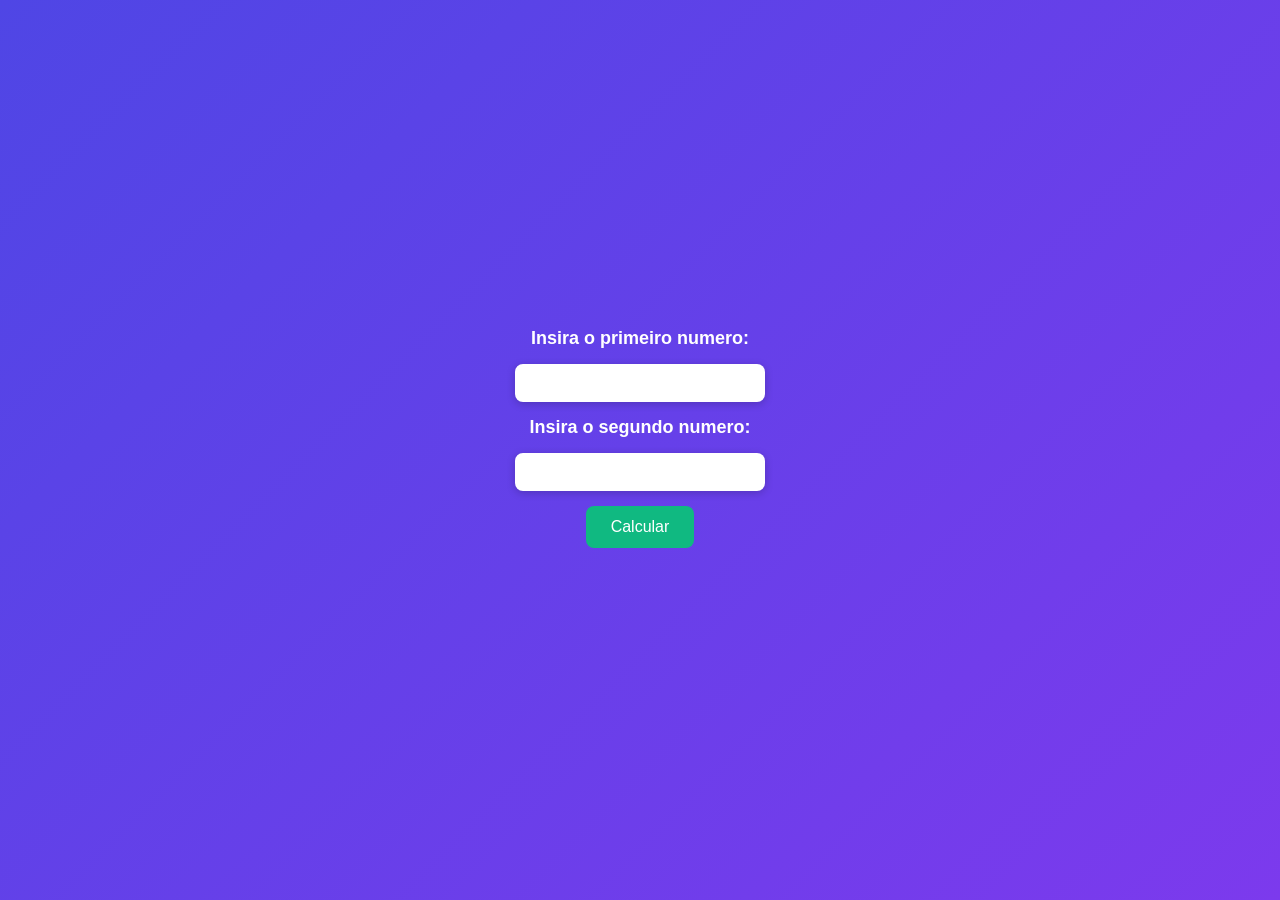
<file: index.html>
<!DOCTYPE html>
<html lang="en">
<head>
    <meta charset="UTF-8">
    <meta name="viewport" content="width=device-width, initial-scale=1.0">
    <title>Adição</title>
    <link rel="stylesheet" href="css/style.css">
</head>
<body>
    <h4>Insira o primeiro numero: </h4>
    <input type="text" id="n1" name="n1" >
    
    <h4>Insira o segundo numero: </h4>
    <input type="text" id="n2" name="n2" >
    
    <button type="button" id="btn_soma" onclick="soma()">Calcular</button>
    <label for="somando" id="somando"></label>
    
    <script src="js/script.js"></script>
</body>
</html>
</file>
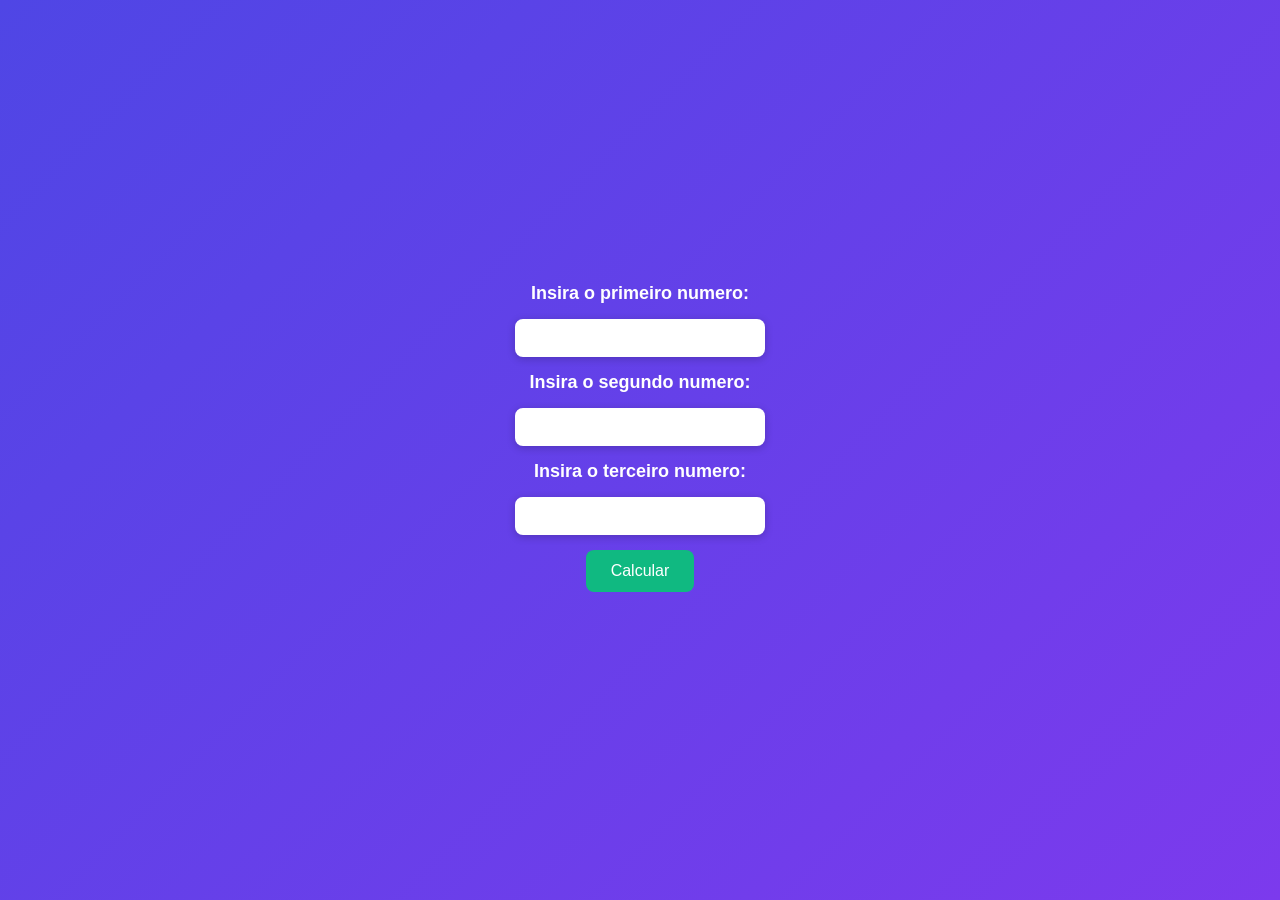
<file: index2.html>
<!DOCTYPE html>
<html lang="en">
<head>
    <meta charset="UTF-8">
    <meta name="viewport" content="width=device-width, initial-scale=1.0">
    <title>Adição</title>
    <link rel="stylesheet" href="css/style.css">
</head>
<body>
    <!--Somando 3 numeros-->
    <h4>Insira o primeiro numero: </h4>
    <input type="text" id="n1" name="n1" >
    
    <h4>Insira o segundo numero: </h4>
    <input type="text" id="n2" name="n2" >
    
    <h4>Insira o terceiro numero: </h4>
    <input type="text" id="n3" name="n3" >
    
    <button type="button" id="btn_soma" onclick="soma()">Calcular</button>
    <label for="somando" id="somando"></label>
    
    <script src="js/hora.js"></script>
</body>
</html>
</file>
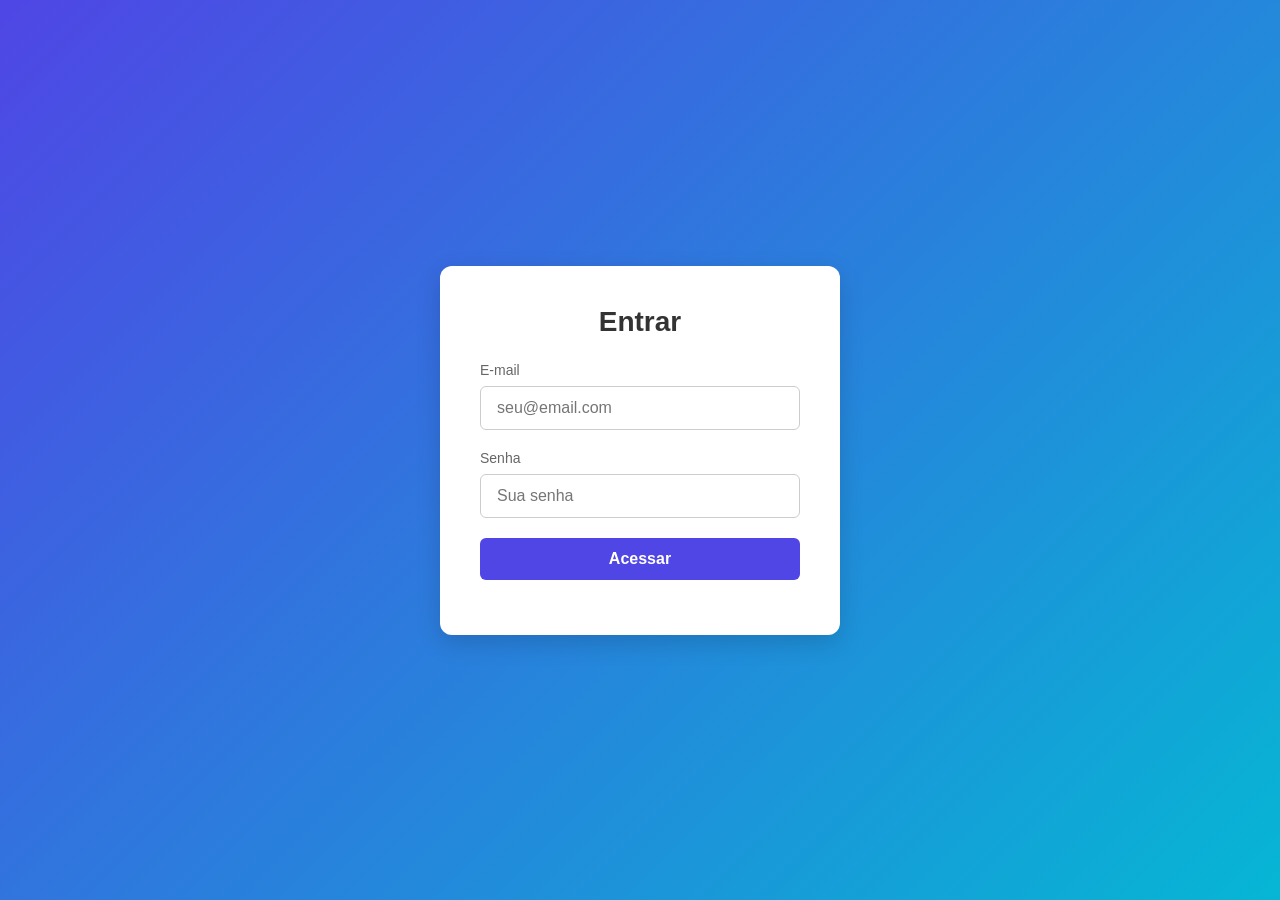
<file: pagina_incial/inicio.html>
<!DOCTYPE html>
<html lang="en">
<head>
    <meta charset="UTF-8">
    <meta name="viewport" content="width=device-width, initial-scale=1.0">
    <title>Document</title>
    <link rel="stylesheet" href="css/login.css">
</head>
<body>
    <div class="login-container">
        <h2>Entrar</h2>
        <form action="#">
            
            <div class="input-group">
                <label for="email">E-mail</label>
                <input type="email" id="email" placeholder="seu@email.com">
            </div>

            <div class="input-group">
                <label for="password">Senha</label>
                <input type="password" id="senha" placeholder="Sua senha">
            </div>

            <button class="btn-login" onclick="verifica()">Acessar</button>

        </form>
        <div id="message" class="message"></div>
    </div>
    <script src="js/login.js"></script>
</body>
</html>
</file>
<file: css/style.css>
* {
    margin: 0;
    padding: 0;
    box-sizing: border-box;
}

body {
    font-family: Arial, Helvetica, sans-serif;
    background: linear-gradient(135deg, #4f46e5, #7c3aed);
    min-height: 100vh;
    display: flex;
    flex-direction: column;
    justify-content: center;
    align-items: center;
    gap: 15px;
}

h4 {
    color: white;
    font-size: 18px;
}

input {
    width: 250px;
    padding: 10px;
    border: none;
    border-radius: 8px;
    outline: none;
    font-size: 16px;
    text-align: center;
    box-shadow: 0 2px 8px rgba(0,0,0,0.2);
}

input:focus {
    border: 2px solid #fff;
}

button {
    padding: 12px 25px;
    border: none;
    border-radius: 8px;
    background-color: #10b981;
    color: white;
    font-size: 16px;
    cursor: pointer;
    transition: 0.3s;
}

button:hover {
    background-color: #059669;
    transform: scale(1.05);
}

#somando {
    margin-top: 10px;
    color: white;
    font-size: 22px;
    font-weight: bold;
}
</file>
<file: pagina_incial/css/login.css>
* {
            margin: 0;
            padding: 0;
            box-sizing: border-box;
            font-family: 'Segoe UI', Tahoma, Geneva, Verdana, sans-serif;
        }

        body {
            background: linear-gradient(135deg, #4f46e5, #06b6d4);
            display: flex;
            justify-content: center;
            align-items: center;
            height: 100vh;
        }

        /* Container do Formulário */
        .login-container {
            background-color: #ffffff;
            padding: 40px;
            border-radius: 12px;
            box-shadow: 0 8px 24px rgba(0, 0, 0, 0.15);
            width: 100%;
            max-width: 400px;
        }

        .login-container h2 {
            text-align: center;
            margin-bottom: 24px;
            color: #333333;
            font-size: 28px;
        }

        /* Grupos de Input */
        .input-group {
            margin-bottom: 20px;
        }

        .input-group label {
            display: block;
            margin-bottom: 8px;
            color: #666666;
            font-weight: 500;
            font-size: 14px;
        }

        .input-group input {
            width: 100%;
            padding: 12px 16px;
            border: 1px solid #cccccc;
            border-radius: 6px;
            font-size: 16px;
            transition: all 0.3s ease;
            outline: none;
        }

        /* Efeito de foco nos inputs */
        .input-group input:focus {
            border-color: #4f46e5;
            box-shadow: 0 0 0 3px rgba(79, 70, 229, 0.2);
        }

        /* Botão de Entrar */
        .btn-login {
            width: 100%;
            padding: 12px;
            background-color: #4f46e5;
            color: white;
            border: none;
            border-radius: 6px;
            font-size: 16px;
            font-weight: bold;
            cursor: pointer;
            transition: background-color 0.3s ease;
        }

        .btn-login:hover {
            background-color: #4338ca;
        }

        /* Links adicionais */
        .utilities {
            display: flex;
            justify-content: space-between;
            align-items: center;
            margin-top: 16px;
            font-size: 14px;
        }

        .utilities a {
            color: #4f46e5;
            text-decoration: none;
            transition: color 0.2s;
        }

        .utilities a:hover {
            text-decoration: underline;
            color: #4338ca;
        }

        .remember-me {
            display: flex;
            align-items: center;
            gap: 6px;
            color: #666666;
        }

        .message {
            margin-top: 15px;
            text-align: center;
            font-size: 14px;
            font-weight: 500;
        }
</file>
